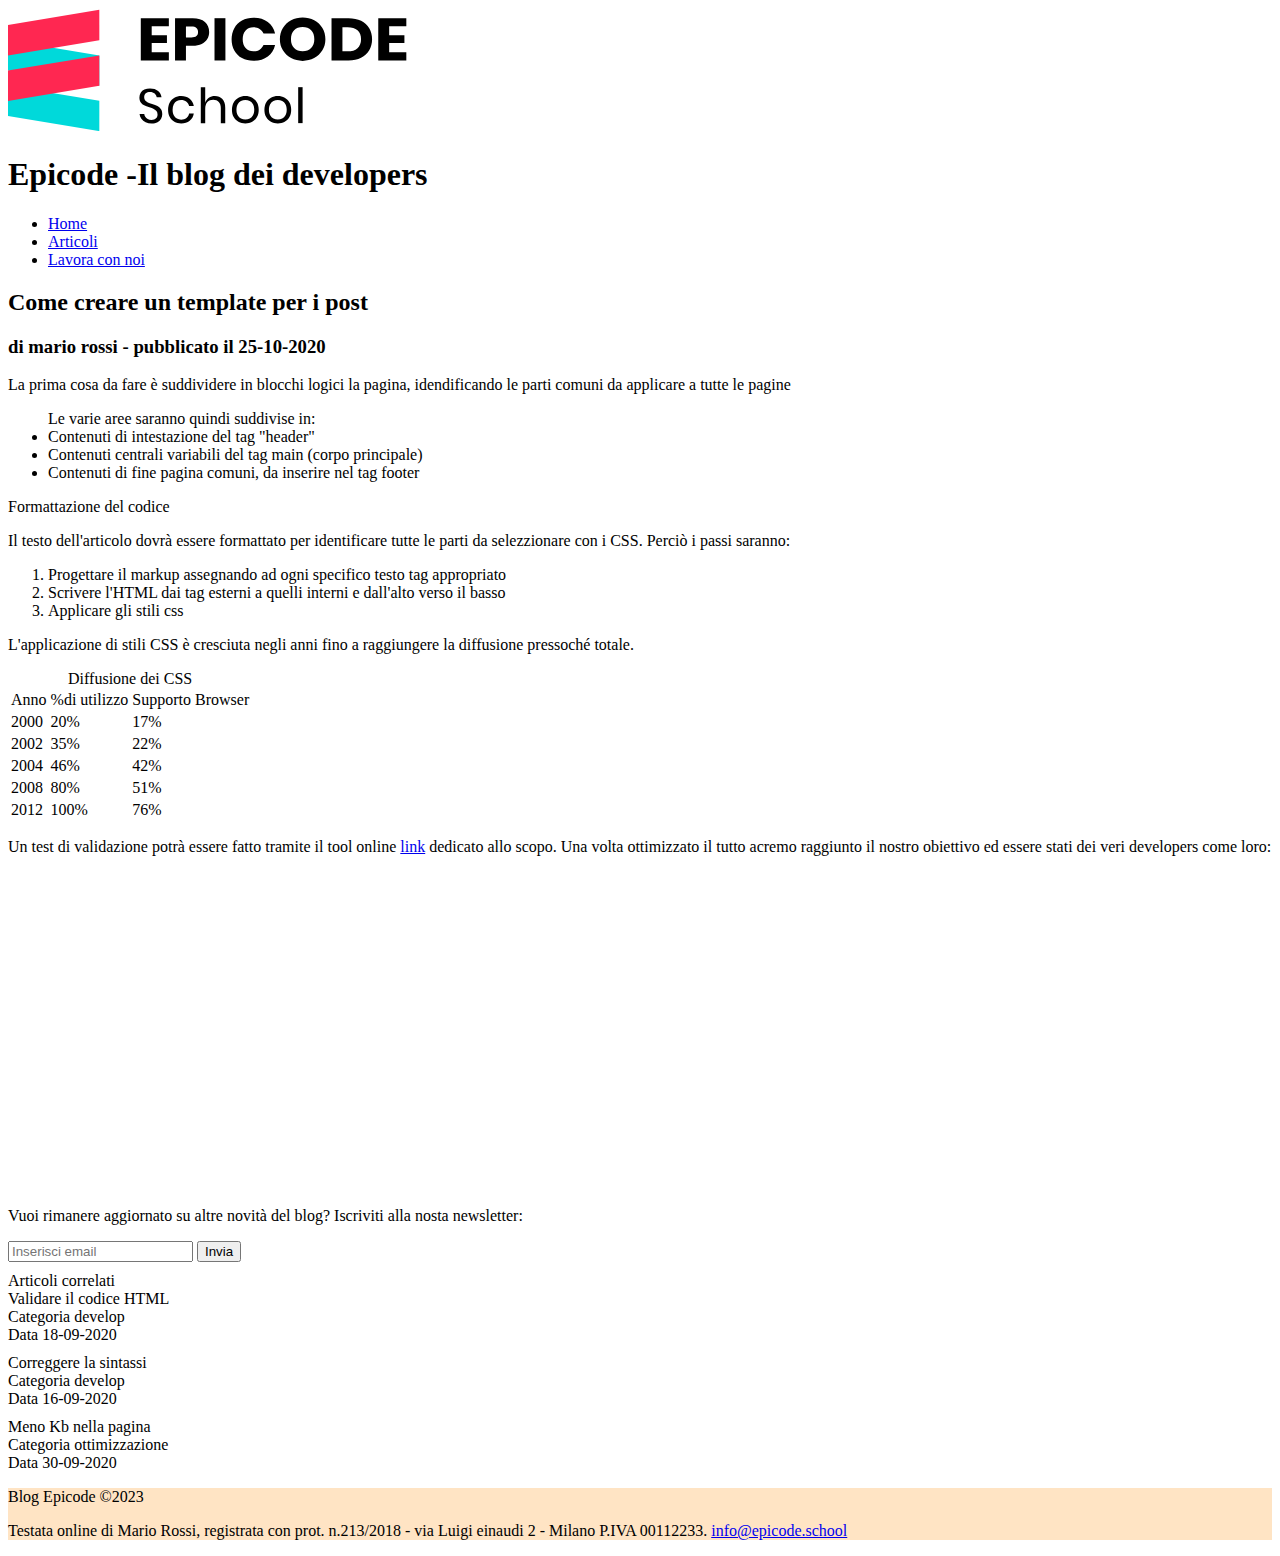
<file: Week1/S1-L2/index.html>
<!DOCTYPE html>
<html lang="en">

<head>
    <meta charset="UTF-8">
    <meta name="viewport" content="width=device-width, initial-scale=1.0">
    <title>S1/L2</title>
<style>
    .areacorrelati>p{margin: 0px;}
    .areacorrelati {margin:10px 0px;}
    footer{ background-color: bisque;}
</style>
</head>

<body>
    <header>
        <img src="./assets/logo.svg" alt="logo">
        <h1>Epicode -Il blog dei developers</h1>
        <ul>
            <li><a href="#">Home</a></li>
            <li><a href="#">Articoli</a></li>
            <li><a href="#">Lavora con noi</a></li>
        </ul>
    </header>

    <main>
        <section>

            <h2>Come creare un template per i post</h2>
            <h3> di mario rossi - pubblicato il 25-10-2020</h3>

            <p style="margin-bottom: 5px;">La prima cosa da fare è suddividere in blocchi logici la pagina,
                idendificando le
                parti comuni da applicare a tutte le pagine</p>

            <ul>
                <p style="margin: 0px;">Le varie aree saranno quindi suddivise in:</p>
                <li>Contenuti di intestazione del tag "header"</li>
                <li>Contenuti centrali variabili del tag main (corpo principale)</li>
                <li>Contenuti di fine pagina comuni, da inserire nel tag footer</li>
            </ul>
            <p>Formattazione del codice</p>
            <p>Il testo dell'articolo dovrà essere formattato per identificare tutte le parti da selezzionare con i CSS.
                Perciò i passi saranno: </p>

            <ol>
                <li>Progettare il markup assegnando ad ogni specifico testo tag appropriato</li>
                <li>Scrivere l'HTML dai tag esterni a quelli interni e dall'alto verso il basso</li>
                <li>Applicare gli stili css</li>
            </ol>
            <p>L'applicazione di stili CSS è cresciuta negli anni fino a raggiungere la diffusione pressoché totale.</p>

            <table>
                <caption>Diffusione dei CSS</caption>
                <tr>
                    <td>Anno</td>
                    <td>%di utilizzo</td>
                    <td>Supporto Browser</td>
                </tr>
                <tr>
                    <td>2000</td>
                    <td>20%</td>
                    <td>17%</td>
                </tr>
                <tr>
                    <td>2002</td>
                    <td>35%</td>
                    <td>22%</td>
                </tr>
                <tr>
                    <td>2004</td>
                    <td>46%</td>
                    <td>42%</td>
                </tr>
                <tr>
                    <td>2008</td>
                    <td>80%</td>
                    <td>51%</td>
                </tr>
                <tr>
                    <td>2012</td>
                    <td>100%</td>
                    <td>76%</td>
                </tr>
        </section>
        <section>
            </table>

            <p>Un test di validazione potrà essere fatto tramite il tool online <a href="#">link</a> dedicato allo
                scopo.
                Una volta ottimizzato il tutto acremo raggiunto il nostro obiettivo ed essere stati dei veri developers
                come
                loro:</p>

            <div class="video-container"><iframe width="560" height="315"
                    src="https://www.youtube.com/embed/aBSZVeBRvDY?si=uSMrJig9c8mXR59P" title="YouTube video player"
                    frameborder="0"
                    allow="accelerometer; autoplay; clipboard-write; encrypted-media; gyroscope; picture-in-picture; web-share"
                    allowfullscreen></iframe></div>

            <p>Vuoi rimanere aggiornato su altre novità del blog? Iscriviti alla nosta newsletter:</p>
            <form action="#">
                <label for="email"></label>
                <input type="email" id="email" name="email" required placeholder="Inserisci email">
                <button type="submit">Invia</button>
            </form>
        </section>
        <section>
            <div class="areacorrelati" >
                <p>Articoli correlati</p>
                <p>Validare il codice HTML</p>
                <p>Categoria develop</p>
                <p>Data 18-09-2020</p>
            </div>
            <div class="areacorrelati">
                <p>Correggere la sintassi</p>
                <p>Categoria develop</p>
                <p>Data 16-09-2020</p>
            </div>
            <div class="areacorrelati">
                <p>Meno Kb nella pagina</p>
                <p>Categoria ottimizzazione</p>
                <p>Data 30-09-2020</p>
            </div>
        </section>
    </main>

    <footer>
        <p>Blog Epicode ©2023</p>
        <p>Testata online di Mario Rossi, registrata con prot. n.213/2018 - via Luigi einaudi 2 - Milano P.IVA 00112233. <a href="#">info@epicode.school</a></p>
        
    </footer>
</body>

</html>
</file>
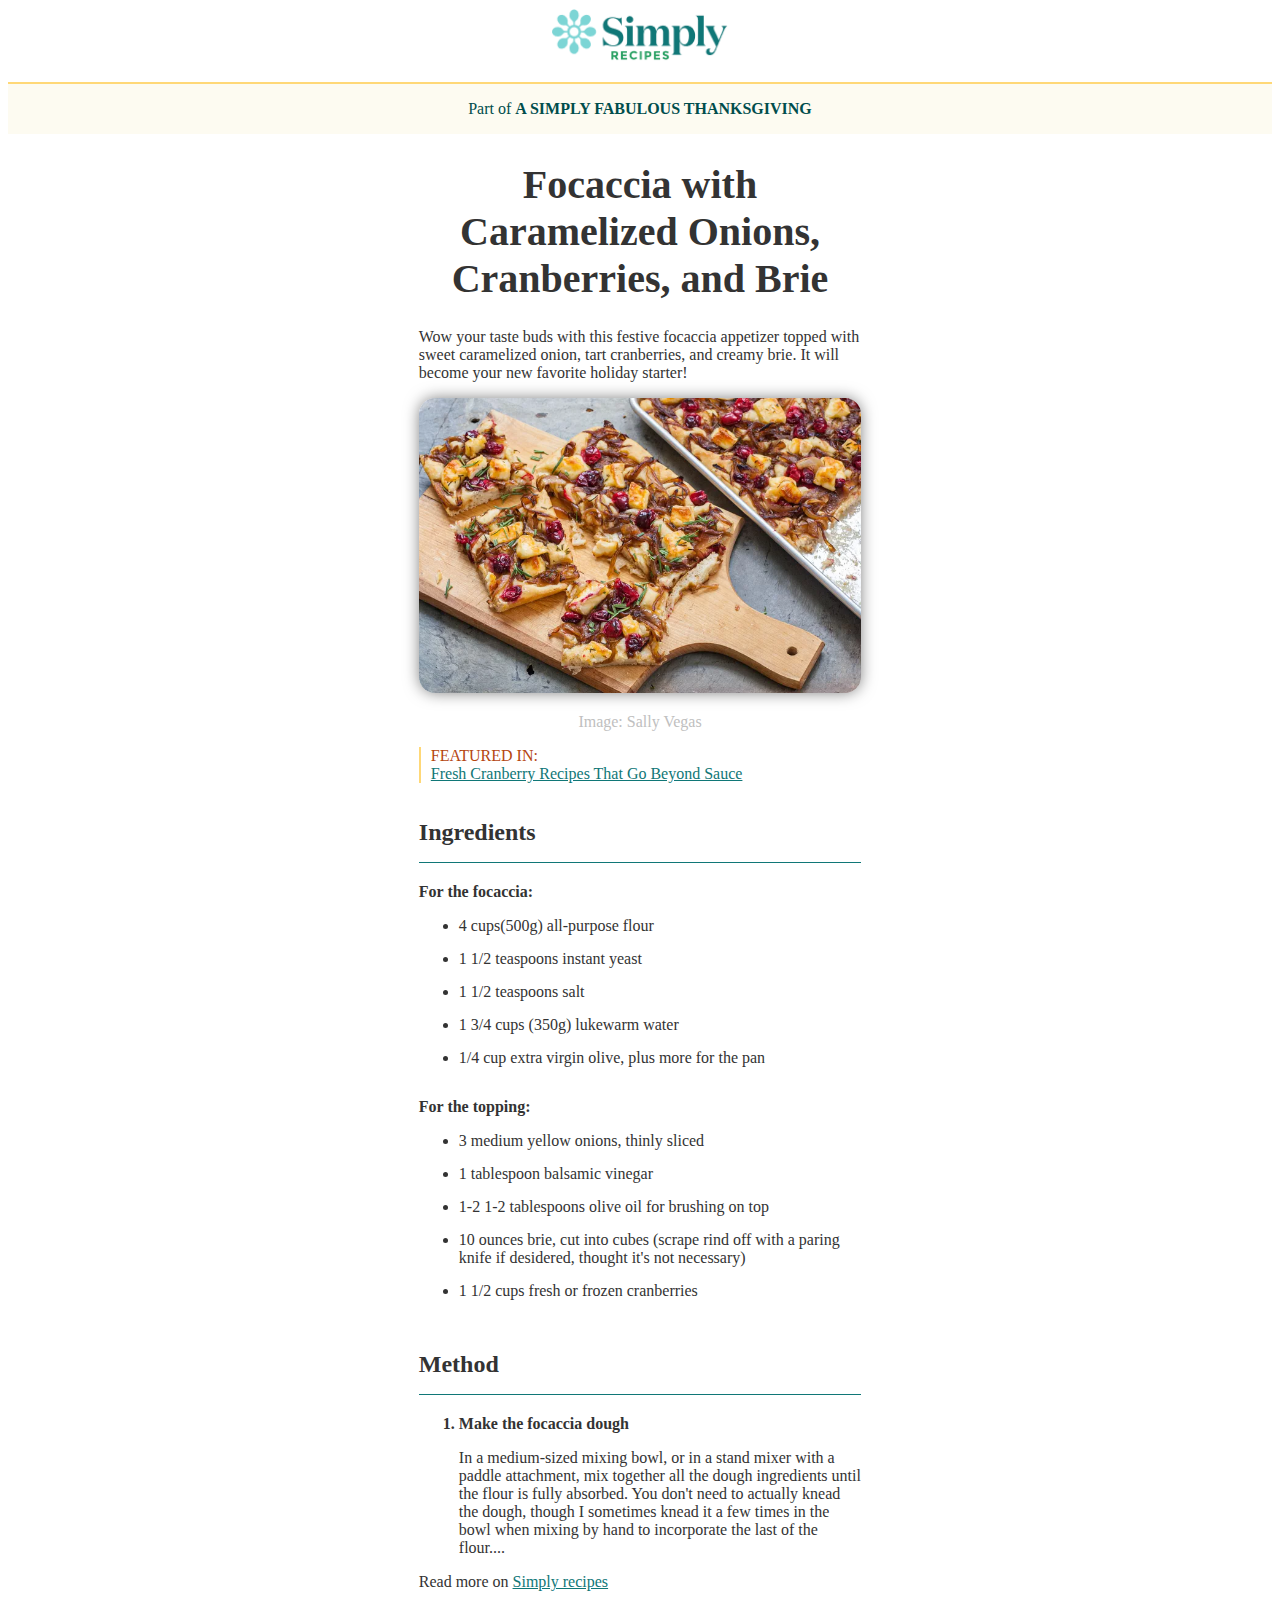
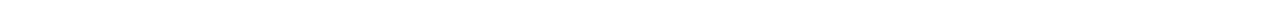
<file: Week1/S1-L3/index.html>
<!DOCTYPE html>
<html lang="en">

<head>
    <meta charset="UTF-8">
    <meta name="viewport" content="width=device-width, initial-scale=1.0">
    <title>L3</title>
    <link rel="stylesheet" href="index.css">
</head>


<body>
    <header>
        <img src="./assets/logo.png" alt="">
        <p>Part of <strong>A SIMPLY FABULOUS THANKSGIVING</strong></p>

    </header>
   
</body>

<main>
    <section>
        <div>
            <h1>Focaccia with Caramelized Onions, Cranberries, and Brie</h1>

            <p>Wow your taste buds with this festive focaccia appetizer topped with sweet caramelized onion, tart
                cranberries, and creamy brie. It will become your new favorite holiday starter!</p>
            <div>
                <img src="./assets/focaccia.png" alt="">
            </div>
            <p class="descrizione-immagine">Image: Sally Vegas</p>
            <div class="featured">
                <p>FEATURED IN:</p>
                <a href="#">Fresh Cranberry Recipes That Go Beyond Sauce</a>
            </div>
        </div>
    </section>
    <section>
        <div class="ingredients">
            <h2>Ingredients</h2>
            <p>For the focaccia:</p>
            <ul>
                <li>4 cups(500g) all-purpose flour</li>
                <li>1 1/2 teaspoons instant yeast</li>
                <li>1 1/2 teaspoons salt</li>
                <li>1 3/4 cups (350g) lukewarm water</li>
                <li>1/4 cup extra virgin olive, plus more for the pan</li>
            </ul>
            <p>For the topping:</p>
            <ul>
                <li>3 medium yellow onions, thinly sliced</li>
                <li>1 tablespoon balsamic vinegar</li>
                <li>1-2 1-2 tablespoons olive oil for brushing on top</li>
                <li>10 ounces brie, cut into cubes (scrape rind off with a paring knife if desidered, thought it's not
                    necessary)</li>
                <li>1 1/2 cups fresh or frozen cranberries</li>
            </ul>
        </div>
        <div class="method">
            <h2>Method</h2>
            <ol>
                <li>Make the focaccia dough</li>
                <p>In a medium-sized mixing bowl, or in a stand mixer with a paddle attachment, mix together all the
                    dough ingredients until the flour is fully absorbed. You don't need to actually knead the dough, though
                    I sometimes knead it a few times in the bowl when mixing by hand to incorporate the last of the
                    flour....</p>
            </ol>
           <p>Read more on <a href="#">Simply recipes</a></p>
        </div>
    </section>
</main>

</html>
</file>
<file: Week1/S1-L3/index.css>
body {
    color: #333333;
}

header {
    text-align: center;

}

header p {
    background-color: #FDFBF1;
    color: #004D4C;
    border-top: 2px solid #FFD877;
    padding: 1rem;

}

header img {
    width: 14%;
    margin: auto;
}

main {
    width: 35%;
    margin: auto;
}


main img {
    border-radius: 1rem;
    box-shadow: 0px 0px 16px -1px rgba(0, 0, 0, 0.55);
    width: 100%;
}

main h1 {
    text-align: center;
    font-size: 2.5rem;
    font-weight: 900;
}

.descrizione-immagine {
    text-align: center;
    color: silver;
}

.featured {
    border-left: 2px solid #FFD877;
    padding-left: 10px;
}

.featured p {
    margin: 0px;
    color: #B5460F;
}

.ingredients h2,
.method h2 {
    border-bottom: 1px solid #107777;
    padding-block: 1rem;

}
.ingredients p{
    font-weight: bolder;
}

a {
    color: #107777;
}

.method li {
    font-weight: bold;
}

ul>li {
    padding-bottom: 15px;
}

p {}
</file>
